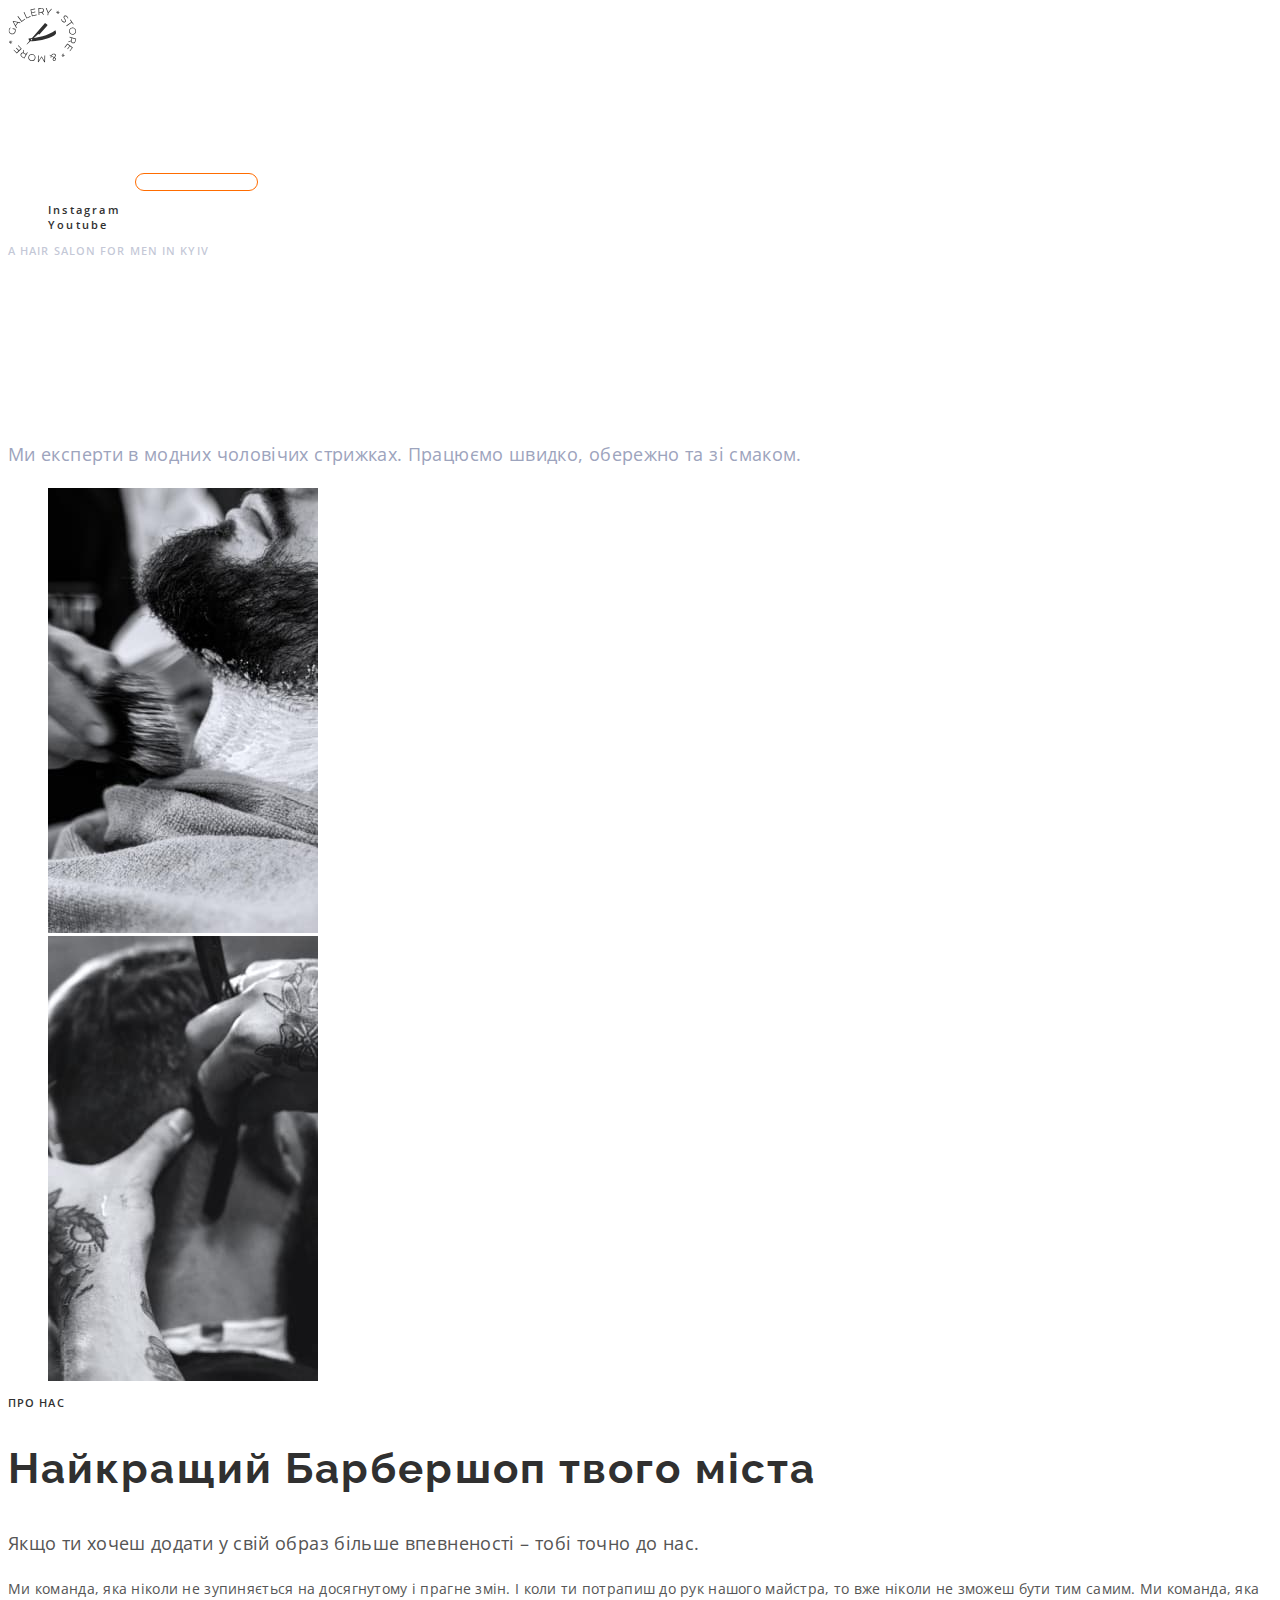
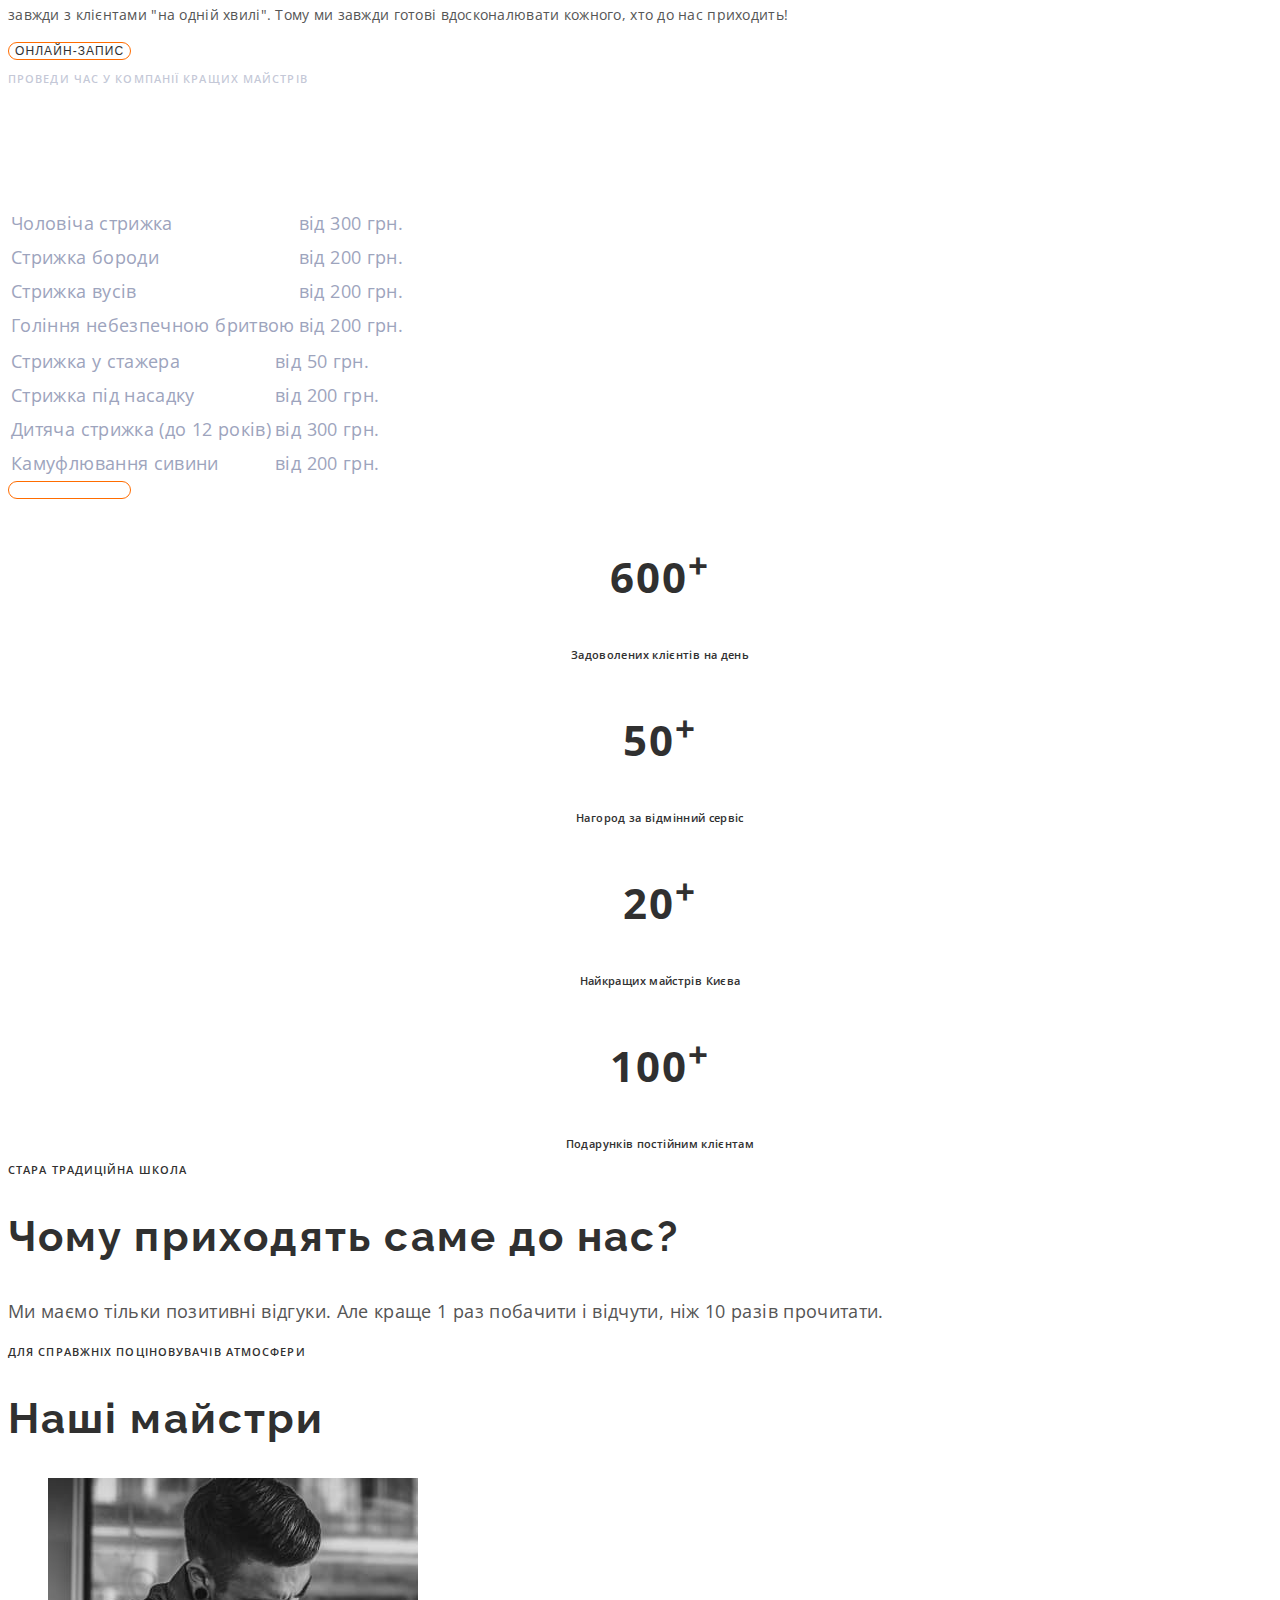
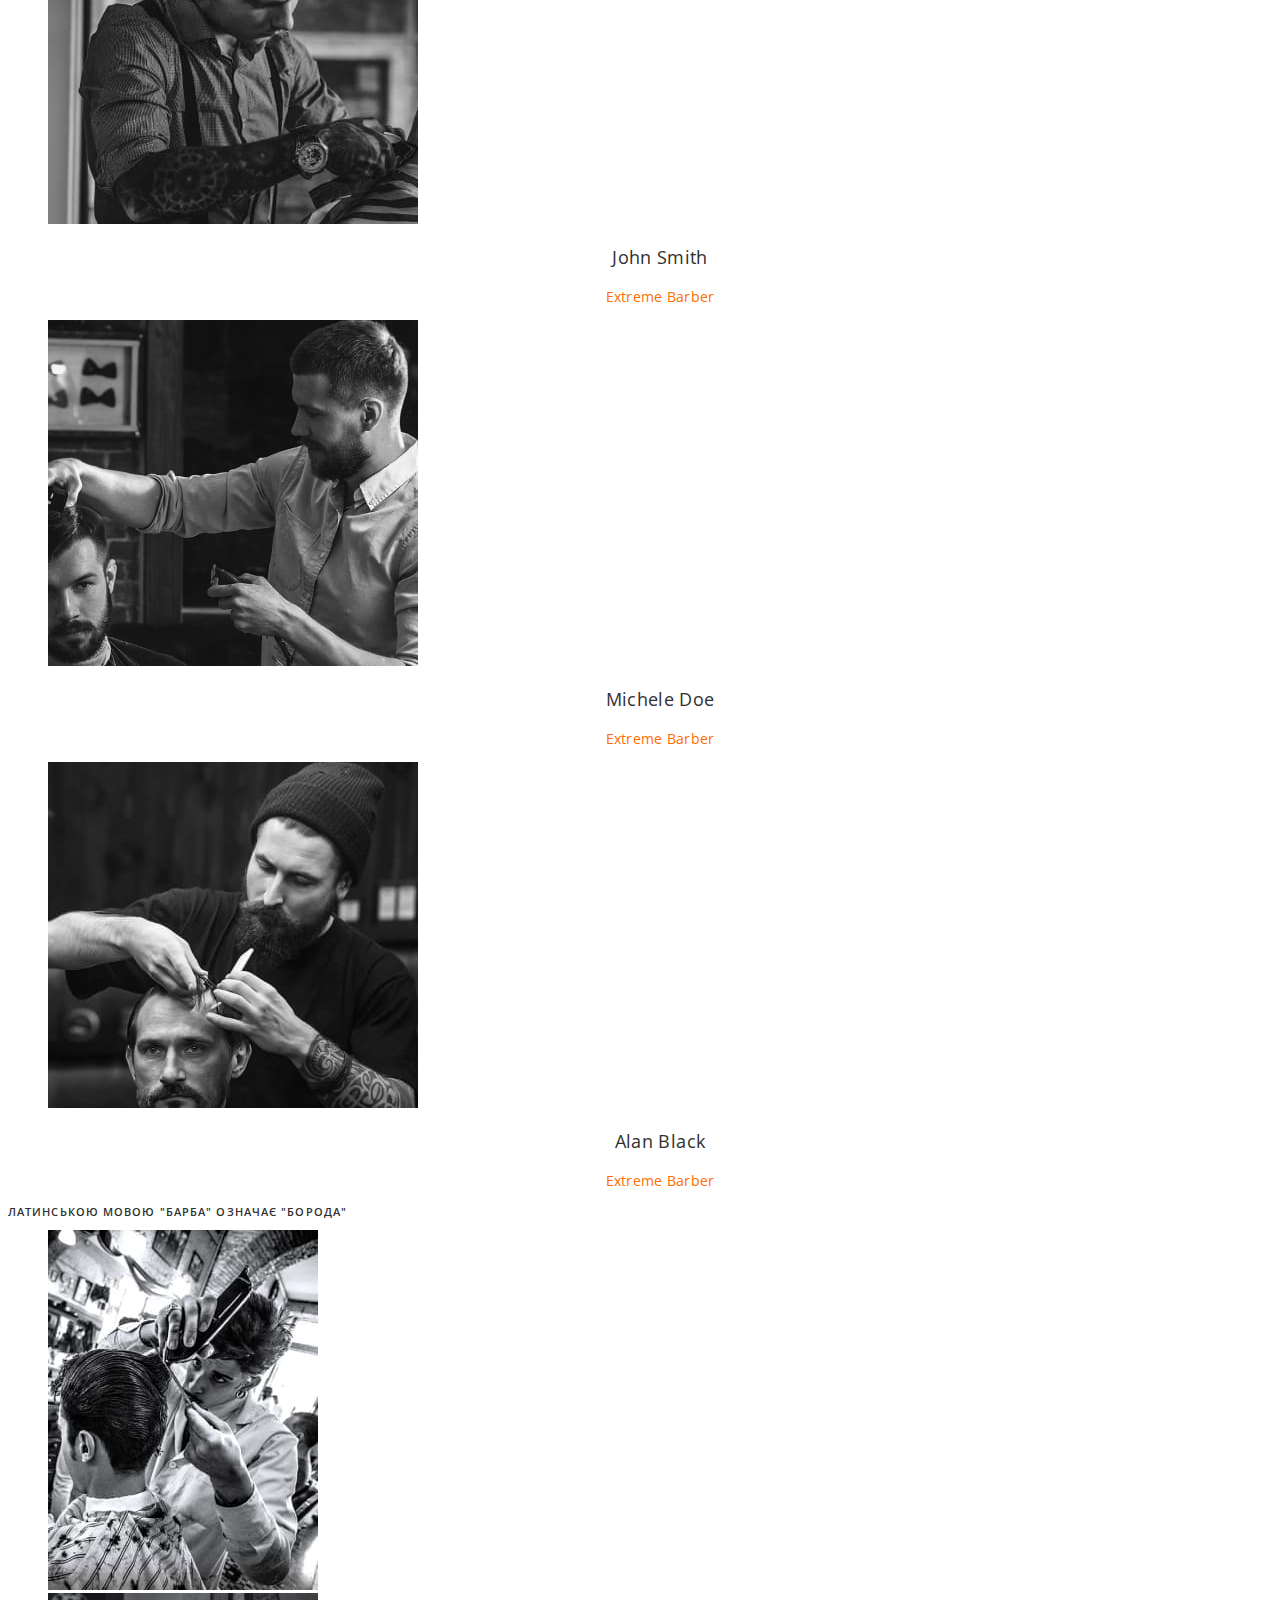
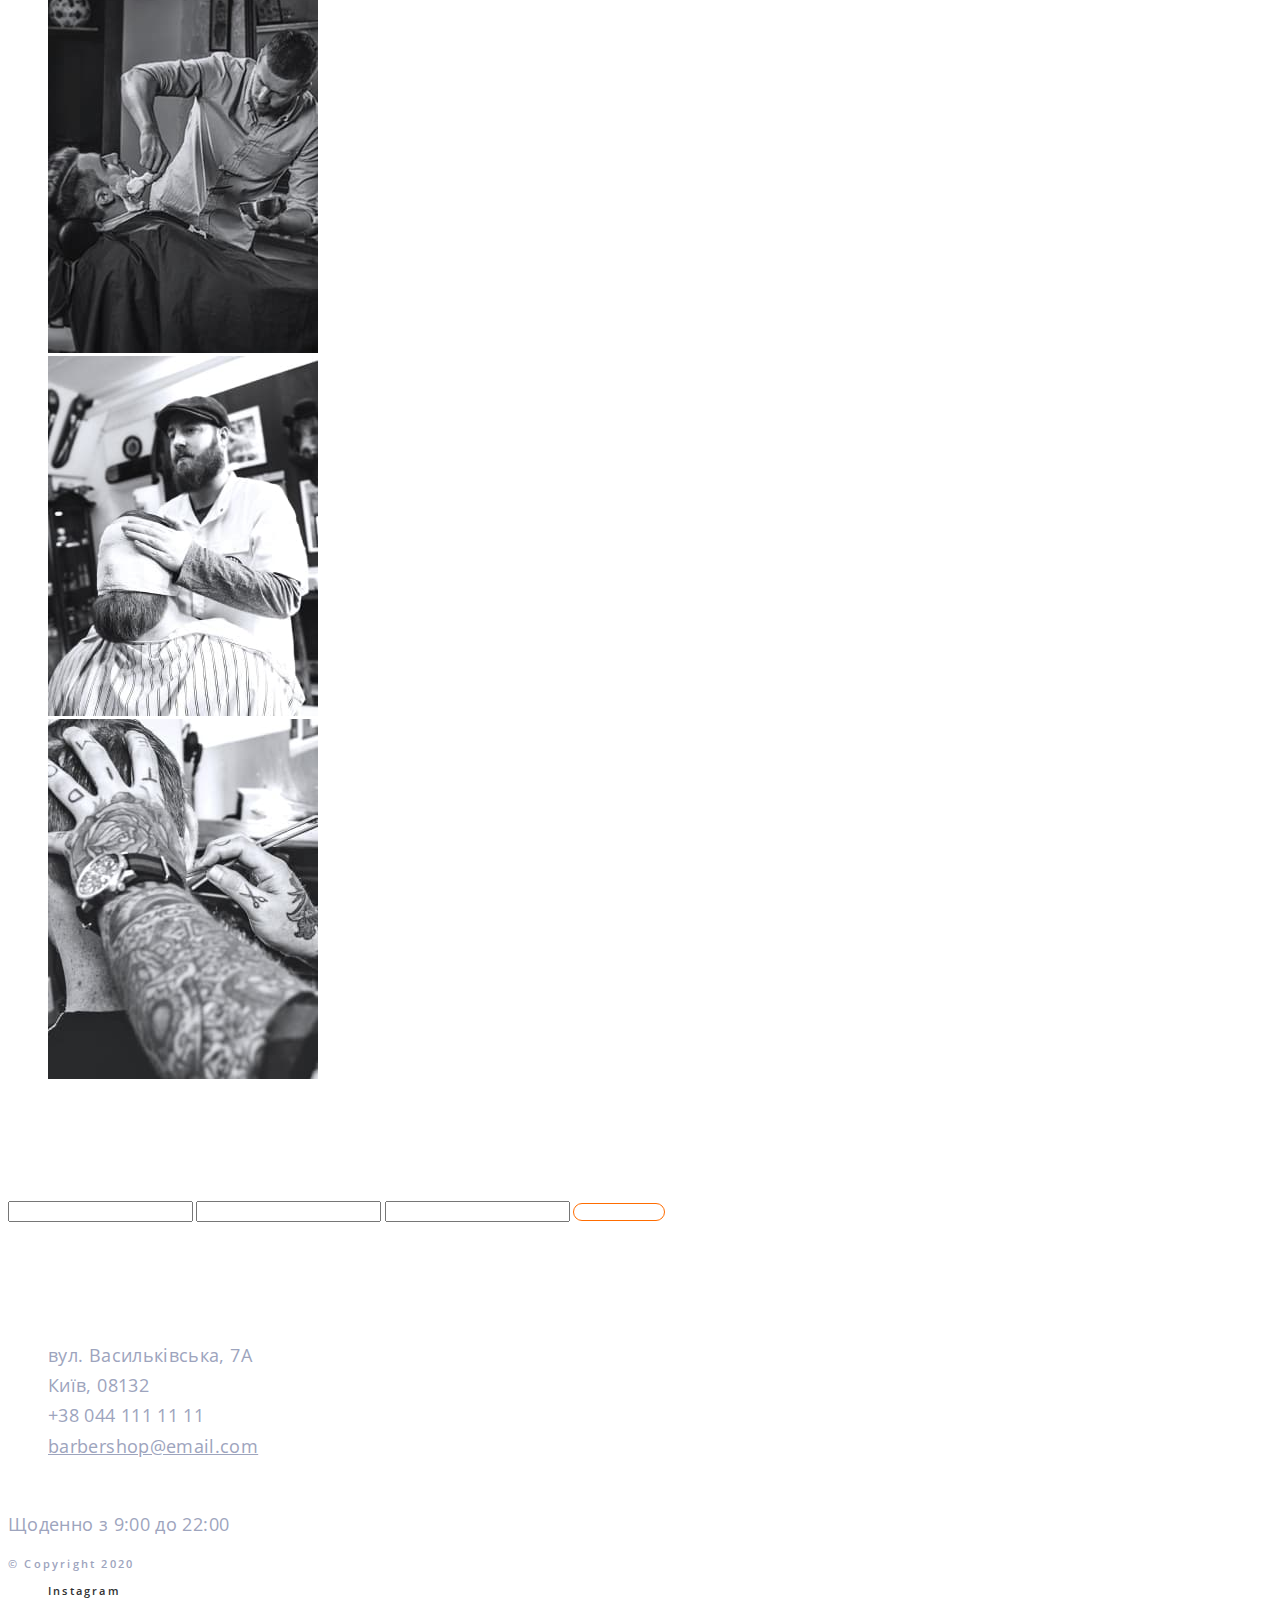
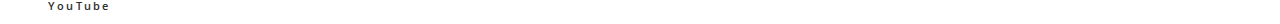
<file: index.html>
<!DOCTYPE html>
<html lang="uk">
  <head>
    <meta charset="UTF-8" />
    <meta name="viewport" content="width=device-width, initial-scale=1.0" />
    <title>BarberShop</title>
    <!-- favIcon -->
    <link
      rel="apple-touch-icon"
      sizes="180x180"
      href="./images/favicon/apple-touch-icon.png"
    />
    <link
      rel="icon"
      type="image/png"
      sizes="32x32"
      href="./images/favicon/favicon-32x32.png"
    />
    <link
      rel="icon"
      type="image/png"
      sizes="16x16"
      href="./images/favicon/favicon-16x16.png"
    />
    <link rel="manifest" href="./images/favicon/site.webmanifest" />
    <link
      rel="mask-icon"
      href="./images/favicon/safari-pinned-tab.svg"
      color="#ff6c00"
    />
    <meta name="msapplication-TileColor" content="#ff6c00" />
    <meta name="theme-color" content="#ff0000" />
    <!-- /////favIcon -->
    <!-- fonts -->
    <link rel="preconnect" href="https://fonts.googleapis.com" />
    <link rel="preconnect" href="https://fonts.gstatic.com" crossorigin />
    <link
      href="https://fonts.googleapis.com/css2?family=Open+Sans:wght@400;600&family=Raleway:wght@700&display=swap"
      rel="stylesheet"
    />
    <!--  /////fonts -->
    <!-- styles -->
    <link rel="stylesheet" href="./css/style.css" />
    <!-- //////styles -->
  </head>
  <body>
    <header class="header">
      <nav class="page-nav">
        <!-- logo -->
        <a class="logo" href="./index.html"
          ><img
            src="./images/logo.svg"
            lang="en"
            alt="WebStudio logotype"
            width="69"
            height="55"
        /></a>
        <!-- *** -->
        <ul class="page-nav-list list">
          <li class="page-nav-item" lang="en">
            <a class="page-nav-link link" href="./en.html">En</a>
          </li>
          <li class="page-nav-item">
            <a class="page-nav-link link" href="#Про_нас">Про нас</a>
          </li>
          <li class="page-nav-item">
            <a class="page-nav-link link" href="#Послуги_та_ціни"
              >Послуги та ціни</a
            >
          </li>
          <li class="page-nav-item">
            <a class="page-nav-link link" href="#Майстри">Майстри</a>
          </li>
          <li class="page-nav-item">
            <a class="page-nav-link link" href="#Контакти">Контакти</a>
          </li>
        </ul>
      </nav>
      <a class="contact-number link" href="tel:+380441111111"
        >+38 044 111 11 11</a
      >
      <button class="mod-btn" type="button">Онлайн-запис</button>
    </header>
    <main>
      <!-- hero -->
      <section class="hero">
        <div class="hero-left">
          <ul class="our-socials-list list">
            <li class="our-socials-item">
              <a
                class="our-socials-link link"
                href="https://www.instagram.com"
                rel="noopener noreferrer"
                target="_blank"
                >Instagram</a
              >
            </li>
            <li class="our-socials-item">
              <a
                class="our-socials-link link"
                href="https://www.youtube.com"
                rel="noopener noreferrer"
                target="_blank"
                >Youtube</a
              >
            </li>
          </ul>
        </div>
        <div class="hero-right" lang="en">
          <p class="subtitle">A hair salon for men in Kyiv</p>
          <h1 class="page-title">BarberShop</h1>
          <p class="text" lang="uk">
            Ми експерти в модних чоловічих стрижках. Працюємо швидко, обережно
            та зі смаком.
          </p>
        </div>
      </section>
      <!-- Про нас  -->
      <section id="Про_нас" class="about-us">
        <ul class="about-gallery list">
          <li class="about-gallery-item">
            <img
              src="./images/about_us/img1.jpg"
              alt="Стрижка бороди"
              width="270"
              height="445"
            />
          </li>
          <li class="about-gallery-item">
            <img
              src="./images/about_us/img2.jpg"
              alt="Чоловіча стрижка небезпечною бритвою"
              width="270"
              height="445"
            />
          </li>
        </ul>
        <p class="subtitle light-bcg">ПРО НАС</p>
        <h2 class="title light-bcg">Найкращий Барбершоп твого міста</h2>
        <p class="text light-bcg">
          Якщо ти хочеш додати у свій образ більше впевненості – тобі точно до
          нас.
        </p>
        <p class="subtext">
          Ми команда, яка ніколи не зупиняється на досягнутому і прагне змін. І
          коли ти потрапиш до рук нашого майстра, то вже ніколи не зможеш бути
          тим самим. Ми команда, яка завжди з клієнтами "на одній хвилі". Тому
          ми завжди готові вдосконалювати кожного, хто до нас приходить!
        </p>
        <button class="mod-btn light" type="button">Онлайн-запис</button>
      </section>
      <!-- Послуги та ціни  -->
      <section id="Послуги_та_ціни">
        <p class="subtitle">Проведи час у компанії кращих майстрів</p>
        <h2 class="title">Послуги та ціни</h2>
        <table class="text">
          <tr>
            <td>Чоловіча стрижка</td>
            <td>від 300 грн.</td>
          </tr>
          <tr>
            <td>Стрижка бороди</td>
            <td>від 200 грн.</td>
          </tr>
          <tr>
            <td>Стрижка вусів</td>
            <td>від 200 грн.</td>
          </tr>
          <tr>
            <td>Гоління небезпечною бритвою</td>
            <td>від 200 грн.</td>
          </tr>
        </table>
        <table class="text">
          <tr>
            <td>Cтрижка у стажера</td>
            <td>від 50 грн.</td>
          </tr>
          <tr>
            <td>Стрижка під насадку</td>
            <td>від 200 грн.</td>
          </tr>
          <tr>
            <td>Дитяча стрижка (до 12 років)</td>
            <td>від 300 грн.</td>
          </tr>
          <tr>
            <td>Камуфлювання сивини</td>
            <td>від 200 грн.</td>
          </tr>
        </table>
        <button class="mod-btn" type="button">онлайн-запис</button>
      </section>
      <!-- Переваги -->
      <section class="features">
        <div>
          <ul class="features-list list">
            <li class="features-item">
              <p class="features-item-quantity">600<sup>+</sup></p>
              <p class="features-item-description">
                Задоволених клієнтів на день
              </p>
            </li>
            <li class="features-item">
              <p class="features-item-quantity">50<sup>+</sup></p>
              <p class="features-item-description">
                Нагород за відмінний сервіс
              </p>
            </li>
            <li class="features-item">
              <p class="features-item-quantity">20<sup>+</sup></p>
              <p class="features-item-description">Найкращих майстрів Києва</p>
            </li>
            <li class="features-item">
              <p class="features-item-quantity">100<sup>+</sup></p>
              <p class="features-item-description">
                Подарунків постійним клієнтам
              </p>
            </li>
          </ul>
        </div>
        <div>
          <p class="subtitle light-bcg">стара традиційна школа</p>
          <h2 class="title light-bcg">Чому приходять саме до нас?</h2>
          <p class="text light-bcg">
            Ми маємо тільки позитивні відгуки. Але краще 1 раз побачити і
            відчути, ніж 10 разів прочитати.
          </p>
        </div>
      </section>
      <!-- Mайстри -->
      <section id="Майстри">
        <p class="subtitle light-bcg">для справжніх поціновувачів атмосфери</p>
        <h2 class="title light-bcg">Наші майстри</h2>
        <ul class="employees-list list" lang="en">
          <li class="employees-card">
            <img
              class="employees-photo"
              src="./images/employee/john_smith.jpg"
              alt="John Smith's photo"
              width="370"
              height="346"
            />
            <h3 class="employees-name">John Smith</h3>
            <p class="employees-position">Extreme Barber</p>
            <ul class="employee-socials list">
              <li class="employee-socials-item">
                <a class="employee-socials-link" href="http://"></a>
              </li>
              <li class="employee-socials-item">
                <a class="employee-socials-link" href="http://"></a>
              </li>
              <li class="employee-socials-item">
                <a class="employee-socials-link" href="http://"></a>
              </li>
              <li class="employee-socials-item">
                <a class="employee-socials-link" href="http://"></a>
              </li>
            </ul>
          </li>
          <li class="employees-card">
            <img
              class="employees-photo"
              src="./images/employee/michele_doe.jpg"
              alt="Michele Doe's photo"
              width="370"
              height="346"
            />
            <h3 class="employees-name">Michele Doe</h3>
            <p class="employees-position">Extreme Barber</p>
            <ul class="employee-socials list">
              <li class="employee-socials-item">
                <a class="employee-socials-link" href="http://"></a>
              </li>
              <li class="employee-socials-item">
                <a class="employee-socials-link" href="http://"></a>
              </li>
              <li class="employee-socials-item">
                <a class="employee-socials-link" href="http://"></a>
              </li>
              <li class="employee-socials-item">
                <a class="employee-socials-link" href="http://"></a>
              </li>
            </ul>
          </li>
          <li class="employees-card">
            <img
              class="employees-photo"
              src="./images/employee/alan_black.jpg"
              alt="Alan Black's photo"
              width="370"
              height="346"
            />
            <h3 class="employees-name">Alan Black</h3>
            <p class="employees-position">Extreme Barber</p>
            <ul class="employee-socials list">
              <li class="employee-socials-item">
                <a class="employee-socials-link" href="http://"></a>
              </li>
              <li class="employee-socials-item">
                <a class="employee-socials-link" href="http://"></a>
              </li>
              <li class="employee-socials-item">
                <a class="employee-socials-link" href="http://"></a>
              </li>
              <li class="employee-socials-item">
                <a class="employee-socials-link" href="http://"></a>
              </li>
            </ul>
          </li>
        </ul>
      </section>
      <!-- Галерея -->
      <section>
        <p class="subtitle light-bcg">
          Латинською мовою "барба" означає "борода"
        </p>
        <h2 hidden>Галерея</h2>
        <ul class="gallery list">
          <li class="gallery-item">
            <img
              src="./images/gallery/img1.jpg"
              alt="Майстер робить стрижку під насадку"
              width="270"
              height="360"
            />
          </li>
          <li class="gallery-item">
            <img
              src="./images/gallery/img2.jpg"
              alt="Майстер голить бороду"
              width="270"
              height="360"
            />
          </li>
          <li class="gallery-item">
            <img
              src="./images/gallery/img3.jpg"
              alt="Зняття подразнення після гоління"
              width="270"
              height="360"
            />
          </li>
          <li class="gallery-item">
            <img
              src="./images/gallery/img4.jpg"
              alt="Майстер виконує стрижку небезпечною бритвою"
              width="270"
              height="360"
            />
          </li>
        </ul>
      </section>
      <!-- Онлайн-запис -->
      <section>
        <h2 class="title">Онлайн-запис</h2>
        <input type="text" />
        <input type="email" name="" id="" />
        <input type="text" name="" id="" />
        <button class="mod-btn" type="submit">Надіслати</button>
      </section>
      <!-- Контакти -->
      <section id="Контакти">
        <h2 class="title">Контакти</h2>
        <address>
          <ul class="list">
            <li>
              <a
                class="link text"
                href="https://maps.app.goo.gl/xAv8dwxdMJ15vwP49"
                target="_blank"
                rel="noopener noreferrer"
                >вул. Васильківська, 7А <br />Київ, 08132</a
              >
            </li>
            <li>
              <a class="link text" href="tel:+380441111111"
                >+38 044 111 11 11</a
              >
            </li>
            <li lang="en">
              <a class="text" href="mailto:barbershop@email.com"
                >barbershop@email.com</a
              >
            </li>
          </ul>
        </address>
        <div>
          <h3 class="subtitle white">Графік роботи</h3>
          <p class="text">Щоденно з 9:00 до 22:00</p>
        </div>
      </section>
    </main>
    <footer>
      <p class="copyright" lang="en">&#169; Copyright 2020</p>
      <ul class="list" lang="en">
        <li>
          <a
            class="our-socials-link link"
            href="http://Instagram.com"
            rel="noopener noreferrer"
            target="_blank"
            >Instagram</a
          >
        </li>
        <li>
          <a
            class="our-socials-link link"
            href="http://YouTube.com"
            rel="noopener noreferrer"
            target="_blank"
            >YouTube</a
          >
        </li>
      </ul>
    </footer>
  </body>
</html>
</file>
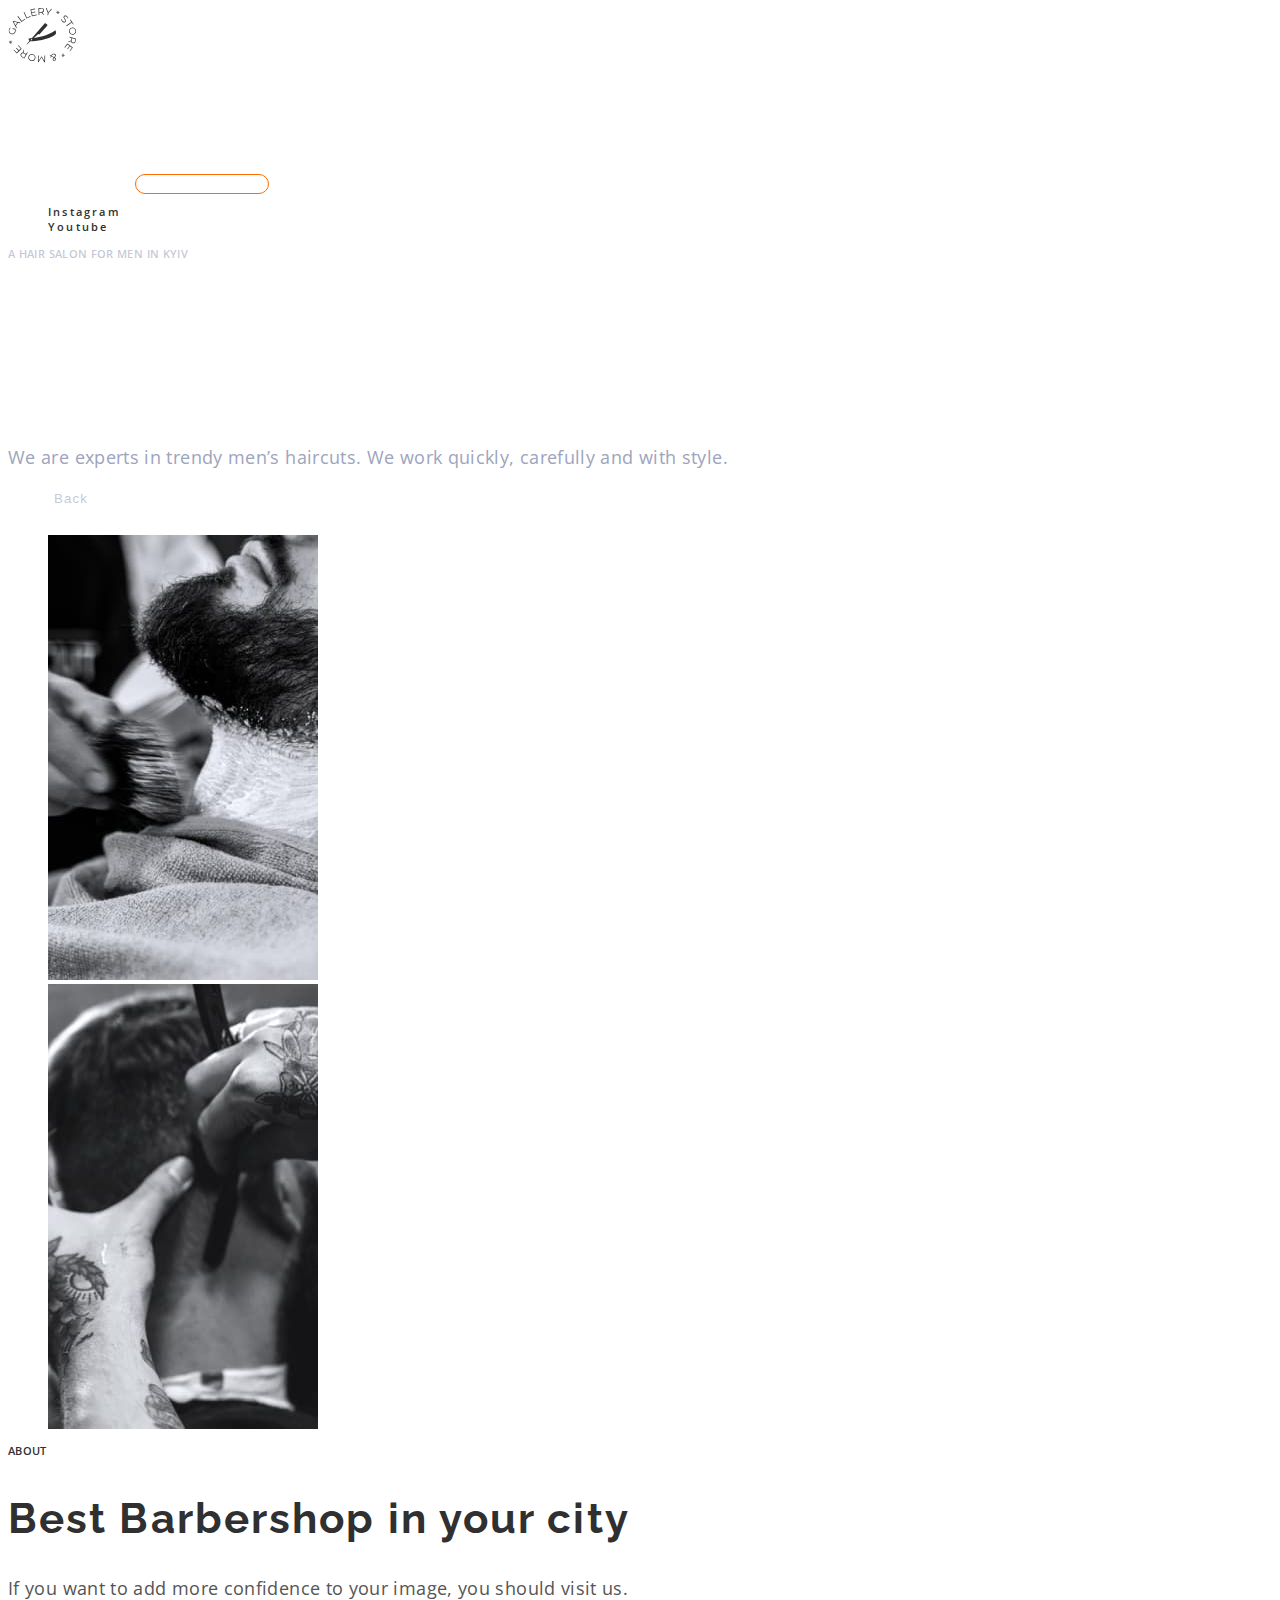
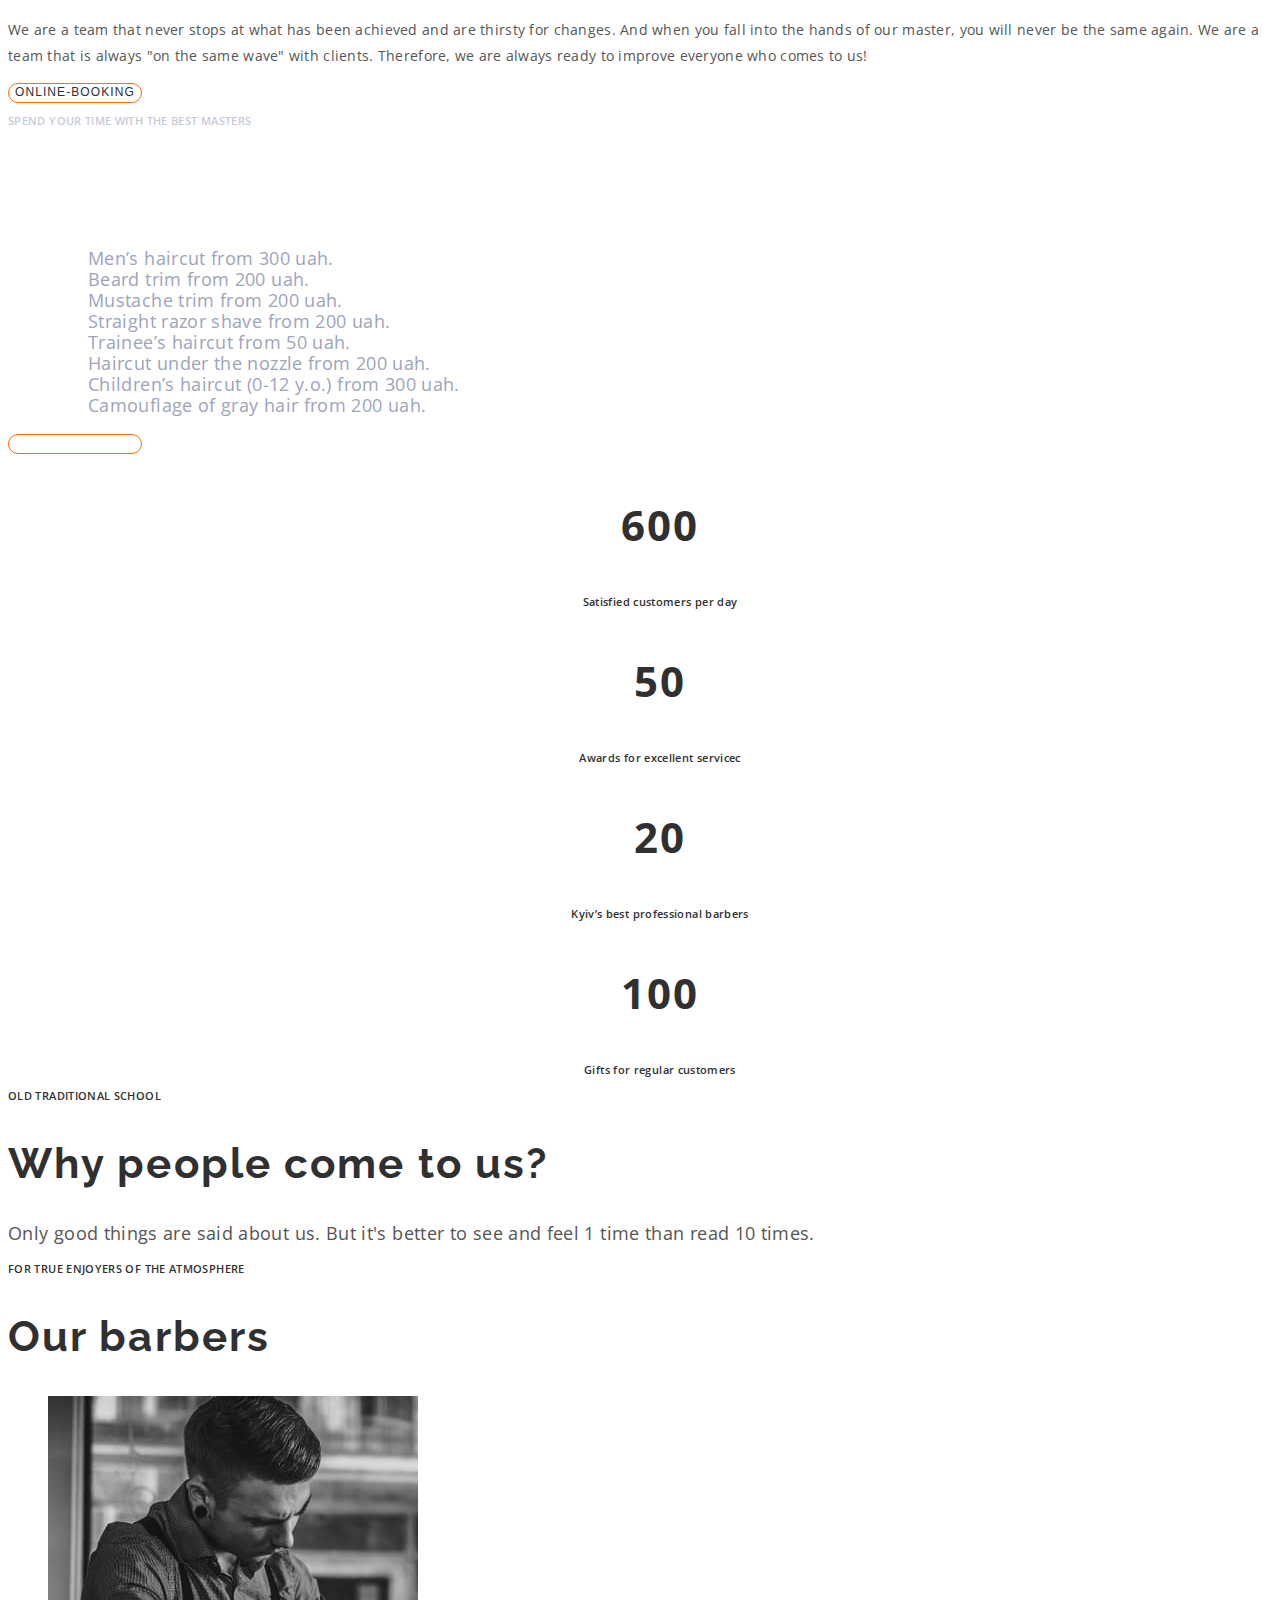
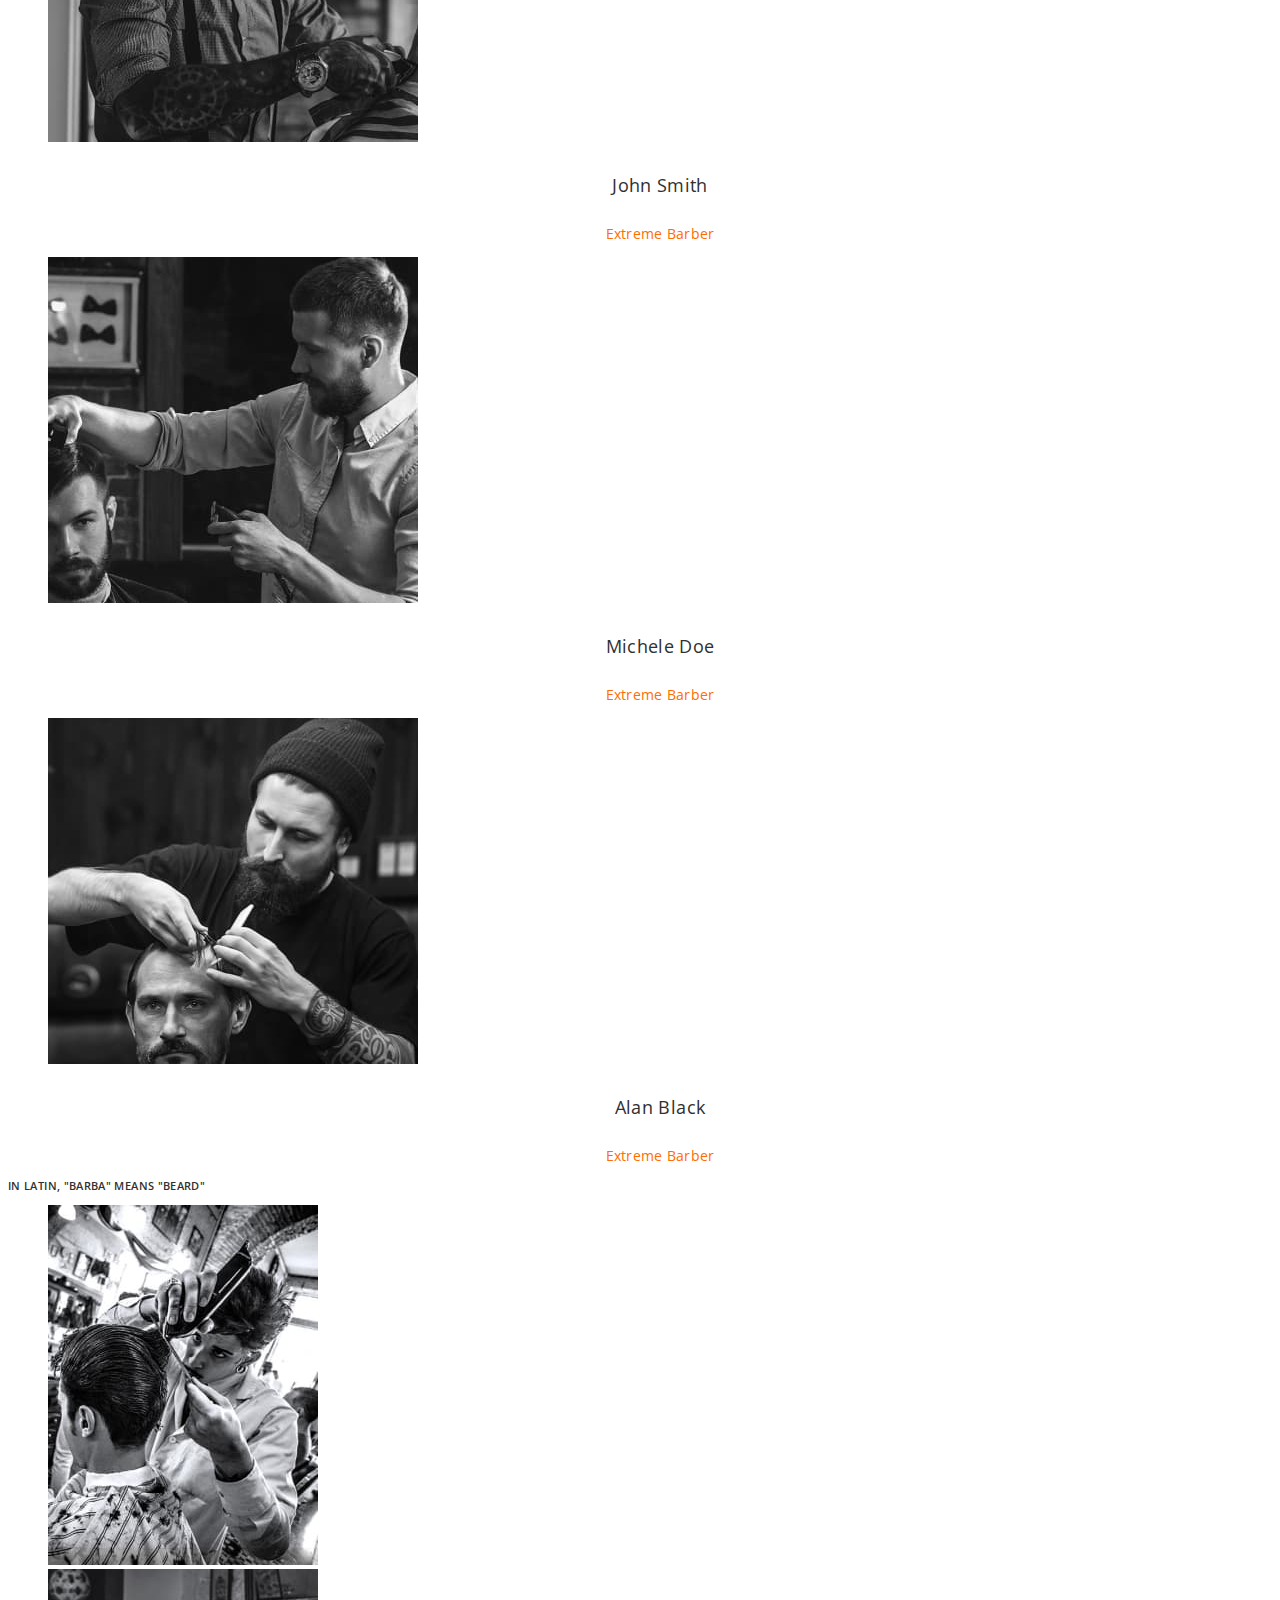
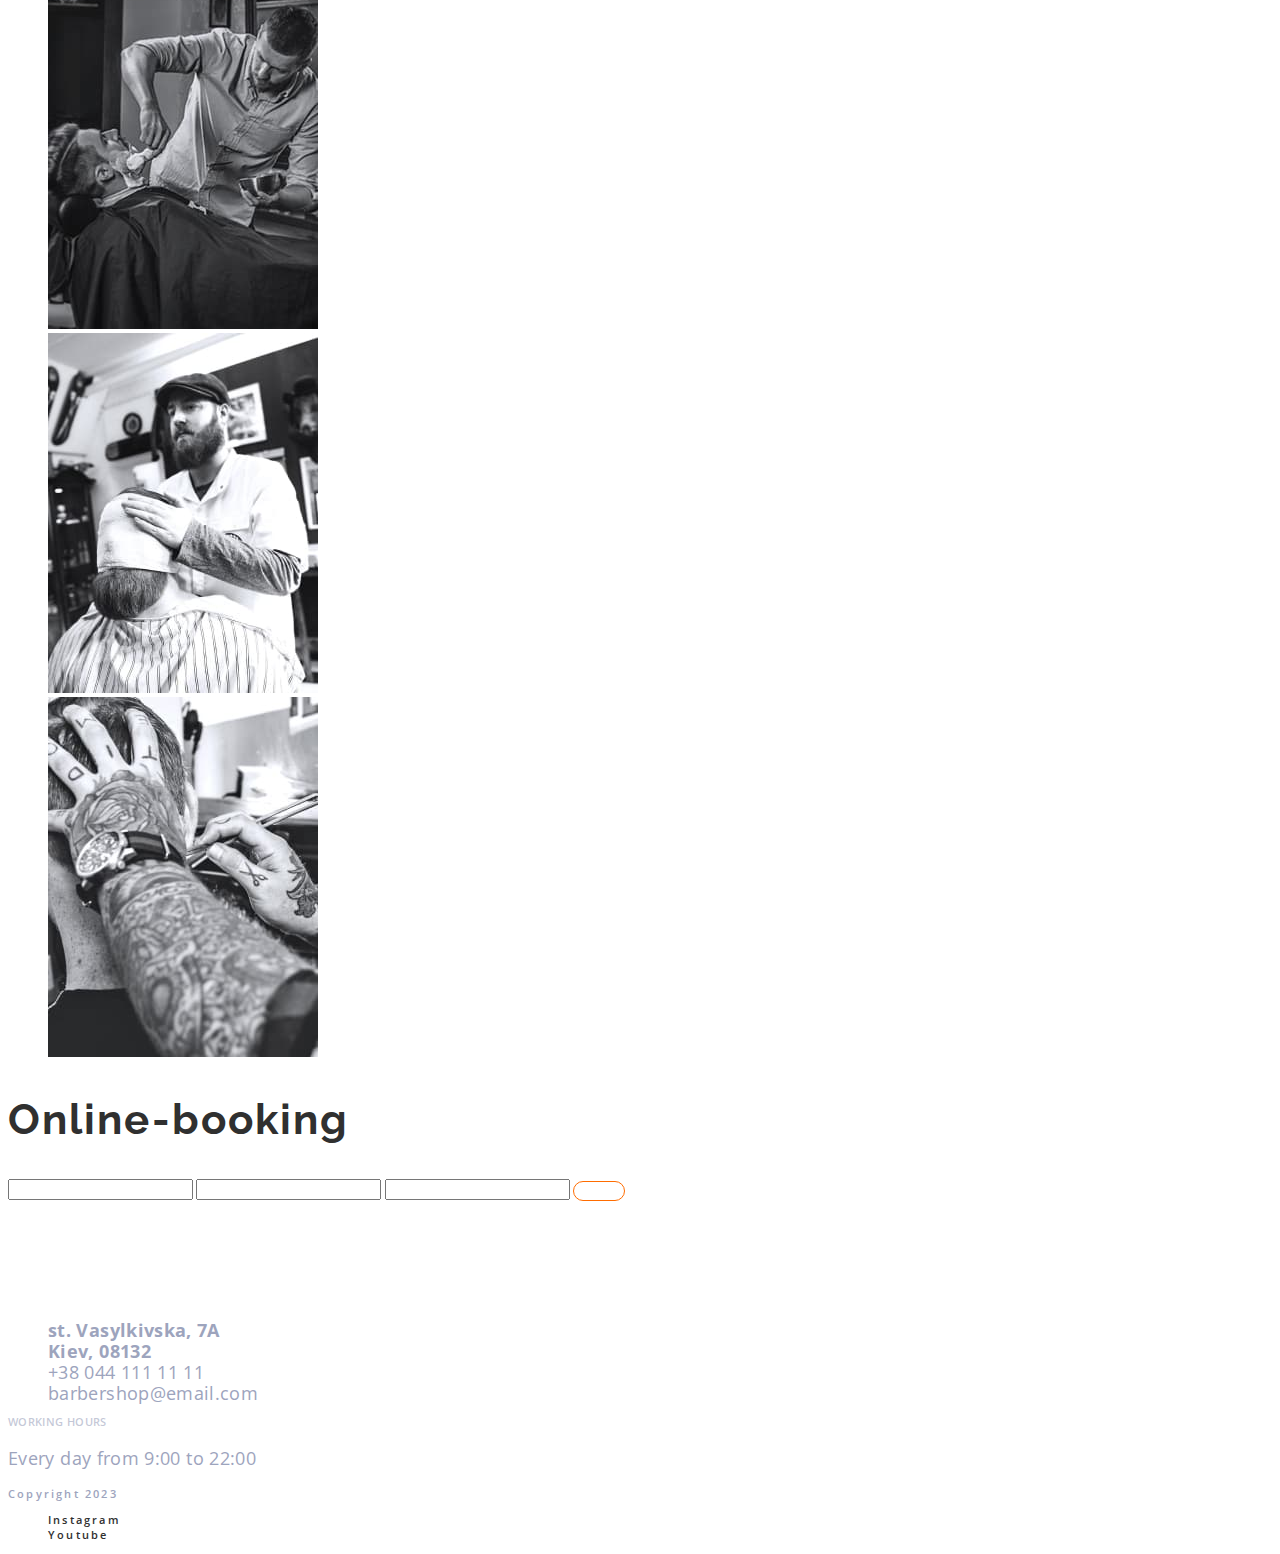
<file: en.html>
<!DOCTYPE html>
<html lang="en">
  <head>
    <meta charset="UTF-8" />
    <meta name="viewport" content="width=device-width, initial-scale=1.0" />
    <title>BarberShop</title>
    <!-- favIcon -->
    <link
      rel="apple-touch-icon"
      sizes="180x180"
      href="./images/favicon/apple-touch-icon.png"
    />
    <link
      rel="icon"
      type="image/png"
      sizes="32x32"
      href="./images/favicon/favicon-32x32.png"
    />
    <link
      rel="icon"
      type="image/png"
      sizes="16x16"
      href="./images/favicon/favicon-16x16.png"
    />
    <link rel="manifest" href="./images/favicon/site.webmanifest" />
    <link
      rel="mask-icon"
      href="./images/favicon/safari-pinned-tab.svg"
      color="#ff6c00"
    />
    <meta name="msapplication-TileColor" content="#ff6c00" />
    <meta name="theme-color" content="#ff0000" />
    <!-- /////favIcon -->
    <!-- fonts -->
    <link rel="preconnect" href="https://fonts.googleapis.com" />
    <link rel="preconnect" href="https://fonts.gstatic.com" crossorigin />
    <link
      href="https://fonts.googleapis.com/css2?family=Open+Sans:wght@400;600&family=Raleway:wght@700&display=swap"
      rel="stylesheet"
    />
    <!--  /////fonts -->
    <!-- styles -->
    <link rel="stylesheet" href="./css/en.css" />
    <!-- //////styles -->
  </head>
  <body>
    <header>
      <nav class="page-nav">
        <!-- logo -->
        <a href="./index.html"
          ><img
            src="./images/logo.svg"
            alt="WebStudio logotype"
            width="69"
            height="55"
        /></a>
        <!-- ////logo -->
        <ul class="page-nav-list list">
          <li class="page-nav-item">
            <a class="page-nav-link link" href="./index.html">Ua</a>
          </li>
          <li class="page-nav-item">
            <a class="page-nav-link link" href="#About">About</a>
          </li>
          <li class="page-nav-item">
            <a class="page-nav-link link" href="#Services_and_prices"
              >Services and prices</a
            >
          </li>
          <li class="page-nav-item">
            <a class="page-nav-link link" href="#Barbers">Barbers</a>
          </li>
          <li class="page-nav-item">
            <a class="page-nav-link link" href="#Contacts">Contacts</a>
          </li>
        </ul>
      </nav>
      <a class="contact-number link" href="tel:+380441111111"
        >+38 044 111 11 11</a
      >
      <button class="mod-btn" type="button">Online-booking</button>
    </header>
    <main>
      <!-- hero -->
      <section class="hero">
        <div class="hero-left">
          <ul class="our-socials-list list">
            <li class="our-socials-item">
              <a
                class="our-socials-link link"
                href="https://www.instagram.com"
                rel="noopener noreferrer"
                target="_blank"
                >Instagram</a
              >
            </li>
            <li class="our-socials-item">
              <a
                class="our-socials-link link"
                href="https://www.youtube.com"
                rel="noopener noreferrer"
                target="_blank"
                >Youtube</a
              >
            </li>
          </ul>
        </div>
        <div class="hero-right">
          <p class="hero-subtitle">A hair salon for men in Kyiv</p>
          <h1 class="page-title">BarberShop</h1>
          <p class="hero-text">
            We are experts in trendy men’s haircuts. We work quickly, carefully
            and with style.
          </p>
        </div>
        <!-- Slider Controls -->
        <div class="hero-slider">
          <ul class="slider-controls list">
            <li class="slider-item">
              <button class="slider-btn" type="button">Back</button>
            </li>
            <li class="slider-item">
              <button class="slider-btn next" type="button">Forward</button>
            </li>
          </ul>
        </div>
      </section>
      <!-- About  -->
      <section id="About">
        <ul class="list">
          <li>
            <img
              src="./images/about_us/img1.jpg"
              alt="Beard trim"
              width="270"
              height="445"
            />
          </li>
          <li>
            <img
              src="./images/about_us/img2.jpg"
              alt="Straight razor shave"
              width="270"
              height="445"
            />
          </li>
        </ul>
        <p class="subtitle">About</p>
        <h2 class="title">Best Barbershop in your city</h2>
        <p class="text">
          If you want to add more confidence to your image, you should visit us.
        </p>
        <p class="subtext">
          We are a team that never stops at what has been achieved and are
          thirsty for changes. And when you fall into the hands of our master,
          you will never be the same again. We are a team that is always "on the
          same wave" with clients. Therefore, we are always ready to improve
          everyone who comes to us!
        </p>
        <button class="mod-btn light-bcg" type="button">Online-booking</button>
      </section>
      <!-- Services and prices  -->
      <section id="Services_and_prices">
        <p class="subtitle dark-bcg">Spend your time with the best masters</p>
        <h2 class="title dark-bcg">Services and prices</h2>
        <ul class="prices-list text dark-bcg list">
          <li class="prices-left">
            <ul class="prices-left-column list">
              <li class="prices-item">Men’s haircut from 300 uah.</li>
              <li class="prices-item">Beard trim from 200 uah.</li>
              <li class="prices-item">Mustache trim from 200 uah.</li>
              <li class="prices-item">Straight razor shave from 200 uah.</li>
            </ul>
          </li>
          <li class="prices-right">
            <ul class="prices-right-column list">
              <li class="prices-item">Trainee’s haircut from 50 uah.</li>
              <li class="prices-item">
                Haircut under the nozzle from 200 uah.
              </li>
              <li class="prices-item">
                Children’s haircut (0-12 y.o.) from 300 uah.
              </li>
              <li class="prices-item">Camouflage of gray hair from 200 uah.</li>
            </ul>
          </li>
        </ul>
        <button class="mod-btn" type="button">Online-booking</button>
      </section>
      <!-- Benefits -->
      <section>
        <ul class="benefits-list list">
          <li class="benefits-item">
            <p class="benefits-quantity">600</p>
            <p class="benefits-desc">Satisfied customers per day</p>
          </li>
          <li class="benefits-item">
            <p class="benefits-quantity">50</p>
            <p class="benefits-desc">Awards for excellent serviceс</p>
          </li>
          <li class="benefits-item">
            <p class="benefits-quantity">20</p>
            <p class="benefits-desc">Kyiv’s best professional barbers</p>
          </li>
          <li class="benefits-item">
            <p class="benefits-quantity">100</p>
            <p class="benefits-desc">Gifts for regular customers</p>
          </li>
        </ul>
        <p class="subtitle">Old traditional school</p>
        <h2 class="title">Why people come to us?</h2>
        <p class="text">
          Only good things are said about us. But it's better to see and feel 1
          time than read 10 times.
        </p>
      </section>
      <!-- Barbers -->
      <section id="Barbers">
        <p class="subtitle">For true enjoyers of the atmosphere</p>
        <h2 class="title">Our barbers</h2>
        <ul class="employees-list list">
          <li class="employees-card">
            <img
              class="employees-photo"
              src="./images/employee/john_smith.jpg"
              alt="John Smith's photo"
              width="370"
              height="346"
            />
            <h4 class="employees-name">John Smith</h4>
            <p class="employees-position">Extreme Barber</p>
            <ul class="employee-socials list">
              <li class="employee-socials-item">
                <a class="employee-socials-link" href="http://"></a>
              </li>
              <li class="employee-socials-item">
                <a class="employee-socials-link" href="http://"></a>
              </li>
              <li class="employee-socials-item">
                <a class="employee-socials-link" href="http://"></a>
              </li>
              <li class="employee-socials-item">
                <a class="employee-socials-link" href="http://"></a>
              </li>
            </ul>
          </li>
          <li class="employees-card">
            <img
              class="employees-photo"
              src="./images/employee/michele_doe.jpg"
              alt="Michele Doe's photo"
              width="370"
              height="346"
            />
            <h4 class="employees-name">Michele Doe</h4>
            <p class="employees-position">Extreme Barber</p>
            <ul class="employee-socials list">
              <li class="employee-socials-item">
                <a class="employee-socials-link" href="http://"></a>
              </li>
              <li class="employee-socials-item">
                <a class="employee-socials-link" href="http://"></a>
              </li>
              <li class="employee-socials-item">
                <a class="employee-socials-link" href="http://"></a>
              </li>
              <li class="employee-socials-item">
                <a class="employee-socials-link" href="http://"></a>
              </li>
            </ul>
          </li>
          <li class="employees-card">
            <img
              class="employees-photo"
              src="./images/employee/alan_black.jpg"
              alt="Alan Black's photo"
              width="370"
              height="346"
            />
            <h4 class="employees-name">Alan Black</h4>
            <p class="employees-position">Extreme Barber</p>
            <ul class="employee-socials list">
              <li class="employee-socials-item">
                <a class="employee-socials-link" href="http://"></a>
              </li>
              <li class="employee-socials-item">
                <a class="employee-socials-link" href="http://"></a>
              </li>
              <li class="employee-socials-item">
                <a class="employee-socials-link" href="http://"></a>
              </li>
              <li class="employee-socials-item">
                <a class="employee-socials-link" href="http://"></a>
              </li>
            </ul>
          </li>
        </ul>
      </section>
      <!-- Gallery -->
      <section>
        <p class="subtitle">In Latin, "barba" means "beard"</p>
        <h2 hidden>Gallery</h2>
        <ul class="gallery-list list">
          <li class="gallery-item">
            <img
              src="./images/gallery/img1.jpg"
              alt="Haircut under the nozzle"
              width="270"
              height="360"
            />
          </li>
          <li class="gallery-item">
            <img
              src="./images/gallery/img2.jpg"
              alt="Beard trim"
              width="270"
              height="360"
            />
          </li>
          <li class="gallery-item">
            <img
              src="./images/gallery/img3.jpg"
              alt="Relieving irritation after shaving"
              width="270"
              height="360"
            />
          </li>
          <li class="gallery-item">
            <img
              src="./images/gallery/img4.jpg"
              alt="Straight razor shave"
              width="270"
              height="360"
            />
          </li>
        </ul>
      </section>
    </main>
    <footer>
      <!-- Online-booking -->
      <section>
        <h2 class="title cdark-bcg">Online-booking</h2>
        <input type="text" />
        <input type="email" name="" id="" />
        <input type="text" name="" id="" />
        <button class="mod-btn" type="submit">send</button>
      </section>
      <!-- Contacts -->
      <section id="Contacts">
        <h2 class="title dark-bcg">Contacts</h2>
        <address>
          <ul class="address-list list">
            <li class="address-item">
              <a
                class="address-link bold text dark-bcg link"
                href="https://maps.app.goo.gl/AZNkBee7XK5dxbQ6A"
                target="_blank"
                rel="noopener noreferrer"
                >st. Vasylkivska, 7A <br />
                Kiev, 08132
              </a>
            </li>
            <li class="address-item">
              <a class="address-link text dark-bcg link" href="tel:+380441111111"
                >+38 044 111 11 11</a
              >
            </li>
            <li class="address-item">
              <a
                class="address-link text dark-bcg link"
                href="mailto:barbershop@email.com"
                >barbershop@email.com</a
              >
            </li>
          </ul>
        </address>
        <div>
          <p class="subtitle dark-bcg">Working hours</p>
          <p class="text dark-bcg">
            Every day from <time datetime="09:00">9:00</time> to
            <time datetime="22:00">22:00</time>
          </p>
        </div>
      </section>
      <section>
        <p class="copyright">Copyright 2023</p>
        <ul class="our-socials-list list">
            <li class="our-socials-item">
              <a
                class="our-socials-link link"
                href="https://www.instagram.com"
                rel="noopener noreferrer"
                target="_blank"
                >Instagram</a
              >
            </li>
            <li class="our-socials-item">
              <a
                class="our-socials-link link"
                href="https://www.youtube.com"
                rel="noopener noreferrer"
                target="_blank"
                >Youtube</a
              >
            </li>
          </ul>
      </section>
    </footer>
  </body>
</html>
</file>
<file: css/style.css>
:root{
  --main-font: 'Open Sans', sans-serif;
  --secondary-font: 'Raleway', sans-serif;
  --main-white-color: #FFFFFF;
  --accent-color: #FF6C00;
  --dark-bcg-main-text-color: #9DA4BD;
  --dark-bcg-text-color: rgba(157, 164, 189, 0.60);
  --light-bcg-main-text-color: #303030;
  --light-bcg-text-color: #555555;
}

/* resets */
.list {
  list-style: none;
}

.link {
  color: currentColor;
  text-decoration: none;
}

button {
  cursor: pointer;
}

address {
  font-style: inherit;
}
/* /////////////////// resets */

/* components settings */
body{
  font-family: var(--main-font);
  font-style: normal;
  font-size: 11px;
  font-weight: 600;
  line-height: normal;
  letter-spacing: 0.36px;
}

.mod-btn{
  color: var(--main-white-color); 
  font-size: 12px;
  letter-spacing: 1.08px;
    text-transform: uppercase;

    border-radius: 25px;
    border: 1px solid #FF6C00;
    background: transparent;
}
.mod-btn:hover,
.mod-btn:focus{
  background: var(--accent-color);
}
.mod-btn.light{
  color: var(--light-bcg-main-text-color);
}
/* ////// components settings */

/* header */
.page-nav-link,
.contact-number{
  color: var(--main-white-color);  
  font-size: 12px;
  letter-spacing: 1.2px;
}
.page-nav-link:hover,
.page-nav-link:focus,
.contact-number:hover,
.contact-number:focus{
  color: var(--accent-color);
}
/* //// header */

/* hero */
.our-socials-link{
  color: var(--light-bcg-main-text-color);
  letter-spacing: 2.2px;
}
.our-socials-link:hover,
.our-socials-link:focus{
  color: var(--accent-color);
}

.subtitle{
  color: var(--dark-bcg-text-color);
  letter-spacing: 1.1px;
  text-transform: uppercase;
}
.subtitle.light-bcg{
  color: var(--light-bcg-main-text-color);
}
.subtitle.white{
  color:var(--main-white-color);
}

.page-title{
  color: var(--main-white-color);  
  font-family:'Raleway', sans-serif;
  font-size: 72px;
  font-weight: 700;
  letter-spacing: 3.6px;
}

.title{
  color: var(--main-white-color);
  font-family: 'Raleway', sans-serif;
  font-size: 42px;
  font-weight: 700;
  letter-spacing: 2.1px;
}
.title.light-bcg{
  color: var(--light-bcg-main-text-color);  
}

.text {
  color: var(--dark-bcg-main-text-color);
  font-size: 18px;
  font-weight: 400;
  line-height: 1.67;
  /* 166.667% */
}
.text.light-bcg {
  color: var(--light-bcg-text-color);
}

.subtext {
  color: var(--light-bcg-text-color);
  font-size: 14px;
  font-weight: 400;
  line-height: 1.86;
  /* 185.714% */
  letter-spacing: 0.28px;
}
/* //////// hero */

/* about us */

/* ////// about us */

/* prices */

/* //////// prices */

/* features */
.features-item-quantity{
  color: var(--light-bcg-main-text-color);
  text-align: center;
  font-size: 42px;
  font-weight: 700;
  letter-spacing: 2.1px;
}

.features-item-description{
  color: var(--light-bcg-main-text-color);
  text-align: center;
}
/* ///////// features */

/* Employees */
.employees-name{
  color: var(--light-bcg-main-text-color);
  text-align: center;
  font-size: 18px;
  font-weight: 400;
}

.employees-position{
  color: var(--accent-color);
  text-align: center;
  font-size: 14px;
  font-weight: 400;
  letter-spacing: 0.28px;
}
/* /////// Employees */

/* Gallery */
/* /////// gallery */

/* footer */
.copyright{
  color: var(--dark-bcg-main-text-color);
  line-height: 1.36;
  /* 136.364% */
  letter-spacing: 2.2px;
}
/* /////// footer */
</file>
<file: css/en.css>
:root {
  --main-font: 'Open Sans', sans-serif;
  --secondary-font: 'Raleway', sans-serif;
  --main-white-color: #FFFFFF;
  --accent-color: #FF6C00;
  --dark-bcg-main-text-color: #9DA4BD;
  --dark-bcg-text-color: rgba(157, 164, 189, 0.60);
  --light-bcg-main-text-color: #303030;
  --light-bcg-text-color: #555555;
}

/* RESETS */
.list{
  list-style: none;
}
.link{
  color: currentColor;
  text-decoration: none;
}
button {
  cursor: pointer;
}
address {
  font-style: inherit;
}
/* ///////////////////RESETS */

/* COMPONENTS SETTINGS */
body{
  font-family: var(--main-font);
  font-size: 11px;
  font-style: normal;
  font-weight: 600;
  line-height: 1.36;
    /* 136.364% */
  letter-spacing: 0.36px;
}

/* Button/theme-dark */
.mod-btn{
  color: var(--main-white-color);
  font-size: 12px;
  line-height: 1.33;
  letter-spacing: 1.08px;
    
    text-align: center;  
    text-transform: uppercase;

    background-color: transparent;
    border-radius: 25px;
    border: 1px solid var(--accent-color);
}
/* Button/theme-light */
.mod-btn.light-bcg{
  color: var(--light-bcg-main-text-color);   
  font-size: 12px;
  line-height: 1.33;
  letter-spacing: 1.08px;

    text-align: center;
    text-transform: uppercase;
}
.mod-btn:hover,
.mod-btn:focus{
  background-color: var(--accent-color);
}  
/* ////// COMPONENTS SETTINGS */

/* HEADER */
.page-nav-link,
.contact-number {
  color: var(--main-white-color);
  font-size: 12px;
  line-height: normal;
  letter-spacing: 1.2px;
}
.page-nav-link:hover,
.page-nav-link:focus,
.contact-number:hover,
.contact-number:focus {
  color: var(--accent-color);
}
/* //// HEADER */

/* HERO */
.our-socials-link{
  color: var(--light-bcg-main-text-color);   
  letter-spacing: 2.2px;
}
.our-socials-link:hover,
.our-socials-link:focus{
  color: var(--accent-color);
}

.hero-subtitle{
  color: var(--dark-bcg-text-color);
  line-height: normal;

    text-transform: uppercase;
}

.page-title{
  color: var(--main-white-color);
  font-family: var(--secondary-font);
  font-size: 72px;
  font-weight: 700;
  line-height: 1.18;
  letter-spacing: 3.6px;
}

.hero-text{
  color: var(--dark-bcg-main-text-color);
  font-size: 18px;
  font-weight: 400;
  line-height: 1.67;
}

/* slider-btn */
.slider-btn{
  color: var(--dark-bcg-text-color);    
  letter-spacing: 1.1px;

    background-color: transparent;
    border: none;
}
.slider-btn.next{
  color: var(--main-white-color);
  letter-spacing: 1.1px;
  
    text-align: right;
}
/* ////////slider-btn */

.subtitle{
  color: var(--light-bcg-main-text-color);

    text-transform: uppercase;
}
.subtitle.dark-bcg{
  color: var(--dark-bcg-text-color);

    text-transform: uppercase;
}

.title{
  color: var(--light-bcg-main-text-color);  
  font-family: var(--secondary-font);
  font-size: 42px;
  font-weight: 700;
  line-height: 1.17;
  letter-spacing: 2.1px;
}
.title.dark-bcg{
  color: var(--main-white-color);
  font-family: var(--secondary-font);
  font-size: 42px;
  font-weight: 700;
  line-height: 1.17;
  letter-spacing: 2.1px;
}

.text{
  color: var(--light-bcg-text-color);
  font-size: 18px;
  font-weight: 400;
  line-height: 1.17;
}
.text.dark-bcg{
  color: var(--dark-bcg-main-text-color);
  font-size: 18px;
  font-weight: 400;
  line-height: 1.17;
}

.subtext{
  color: var(--light-bcg-text-color);
  font-size: 14px;
  font-weight: 400;
  line-height: 1.86;
  letter-spacing: 0.28px;
}

/* BENEFITS */
.benefits-quantity{
  color: var(--light-bcg-main-text-color);
  font-size: 42px;
  font-weight: 700;
  line-height: 1.36;
  letter-spacing: 2.1px;
    text-align: center;  
}

.benefits-desc{
  color: var(--light-bcg-main-text-color);
  
    text-align: center;
}
/* /////// BENEFITS */

/* BARBERS */
.employees-name{
  color: var(--light-bcg-main-text-color);
  font-size: 18px;
  font-weight: 400;
  line-height: 1.67;

    text-align: center;
}

.employees-position{
  color: var(--accent-color);
  font-size: 14px;
  font-weight: 400;
  line-height: 1.36;
  letter-spacing: 0.28px;

    text-align: center;
}
/* ////// BARBERS */

/* FOOTER */
.address-link.bold{
  font-weight: 700;
}

.copyright{
  color: var(--dark-bcg-main-text-color);
  letter-spacing: 2.2px;
}
/* /////// FOOTER */
</file>
